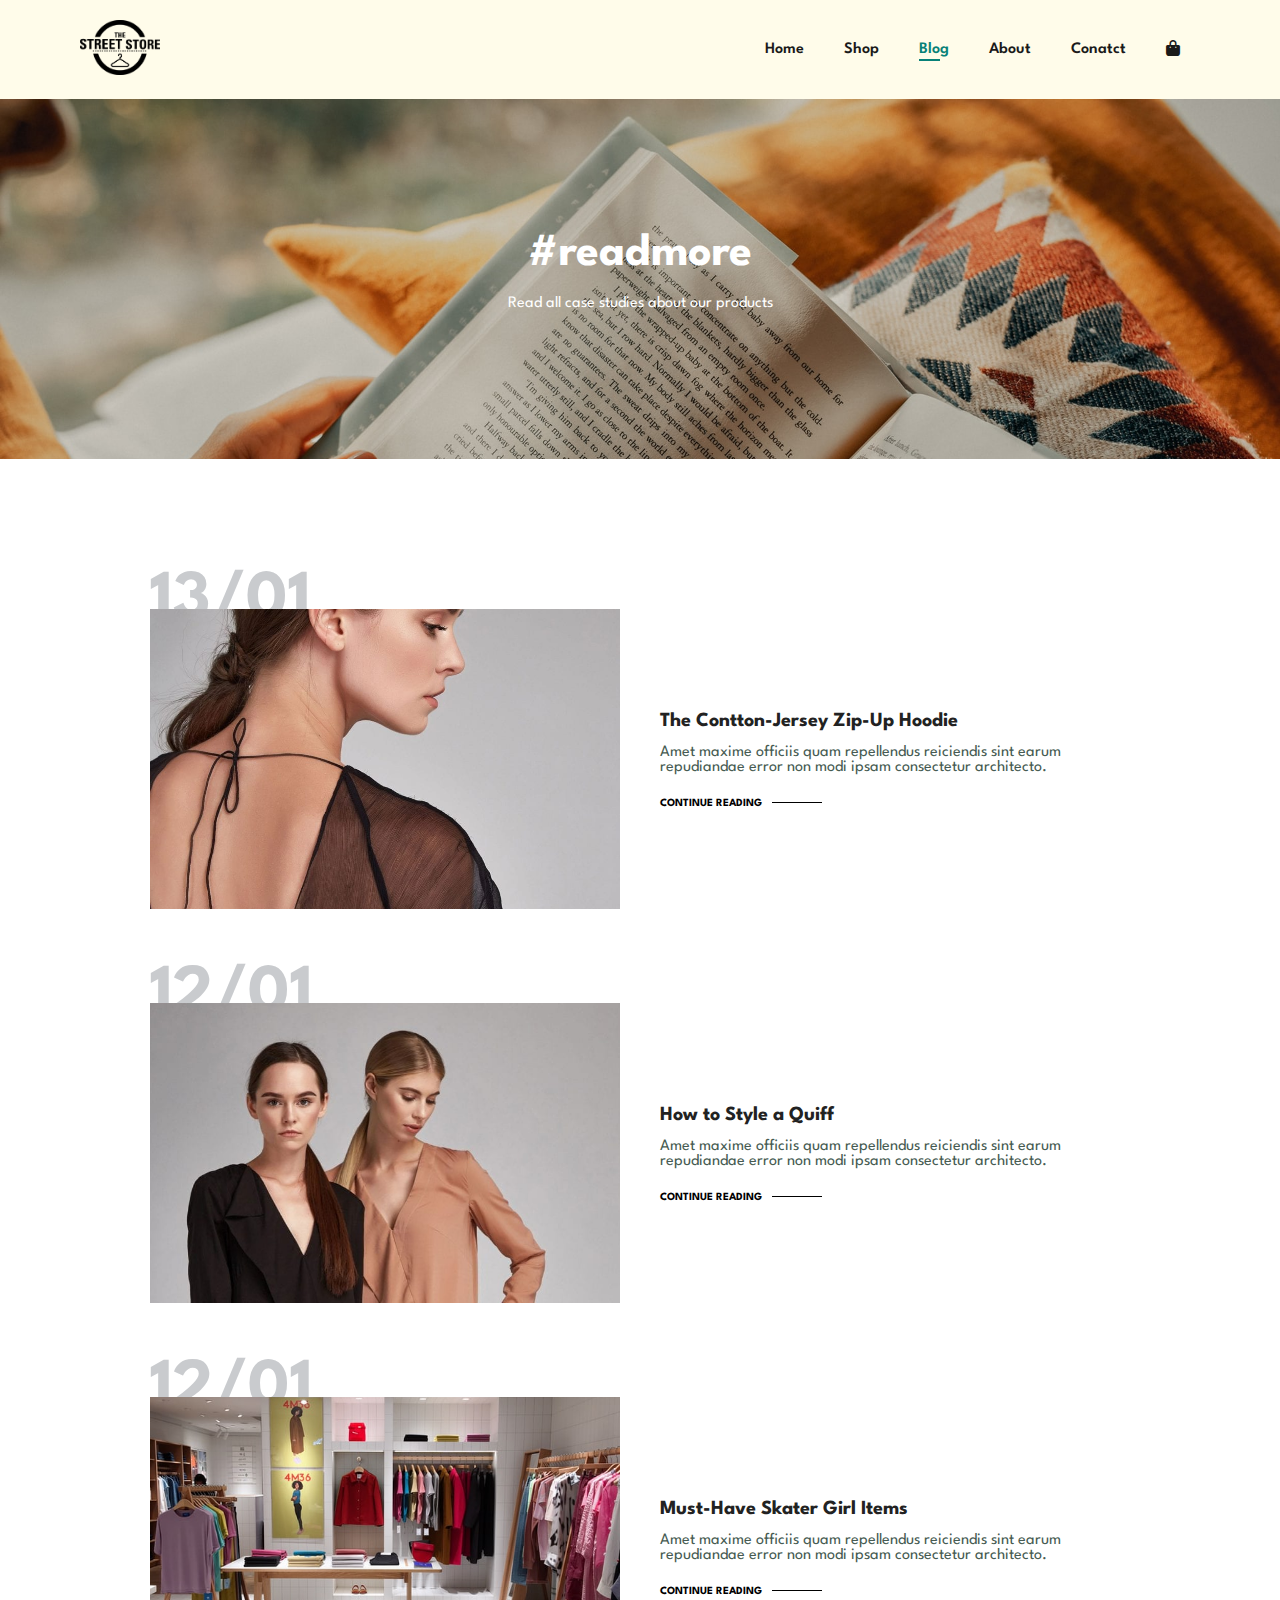
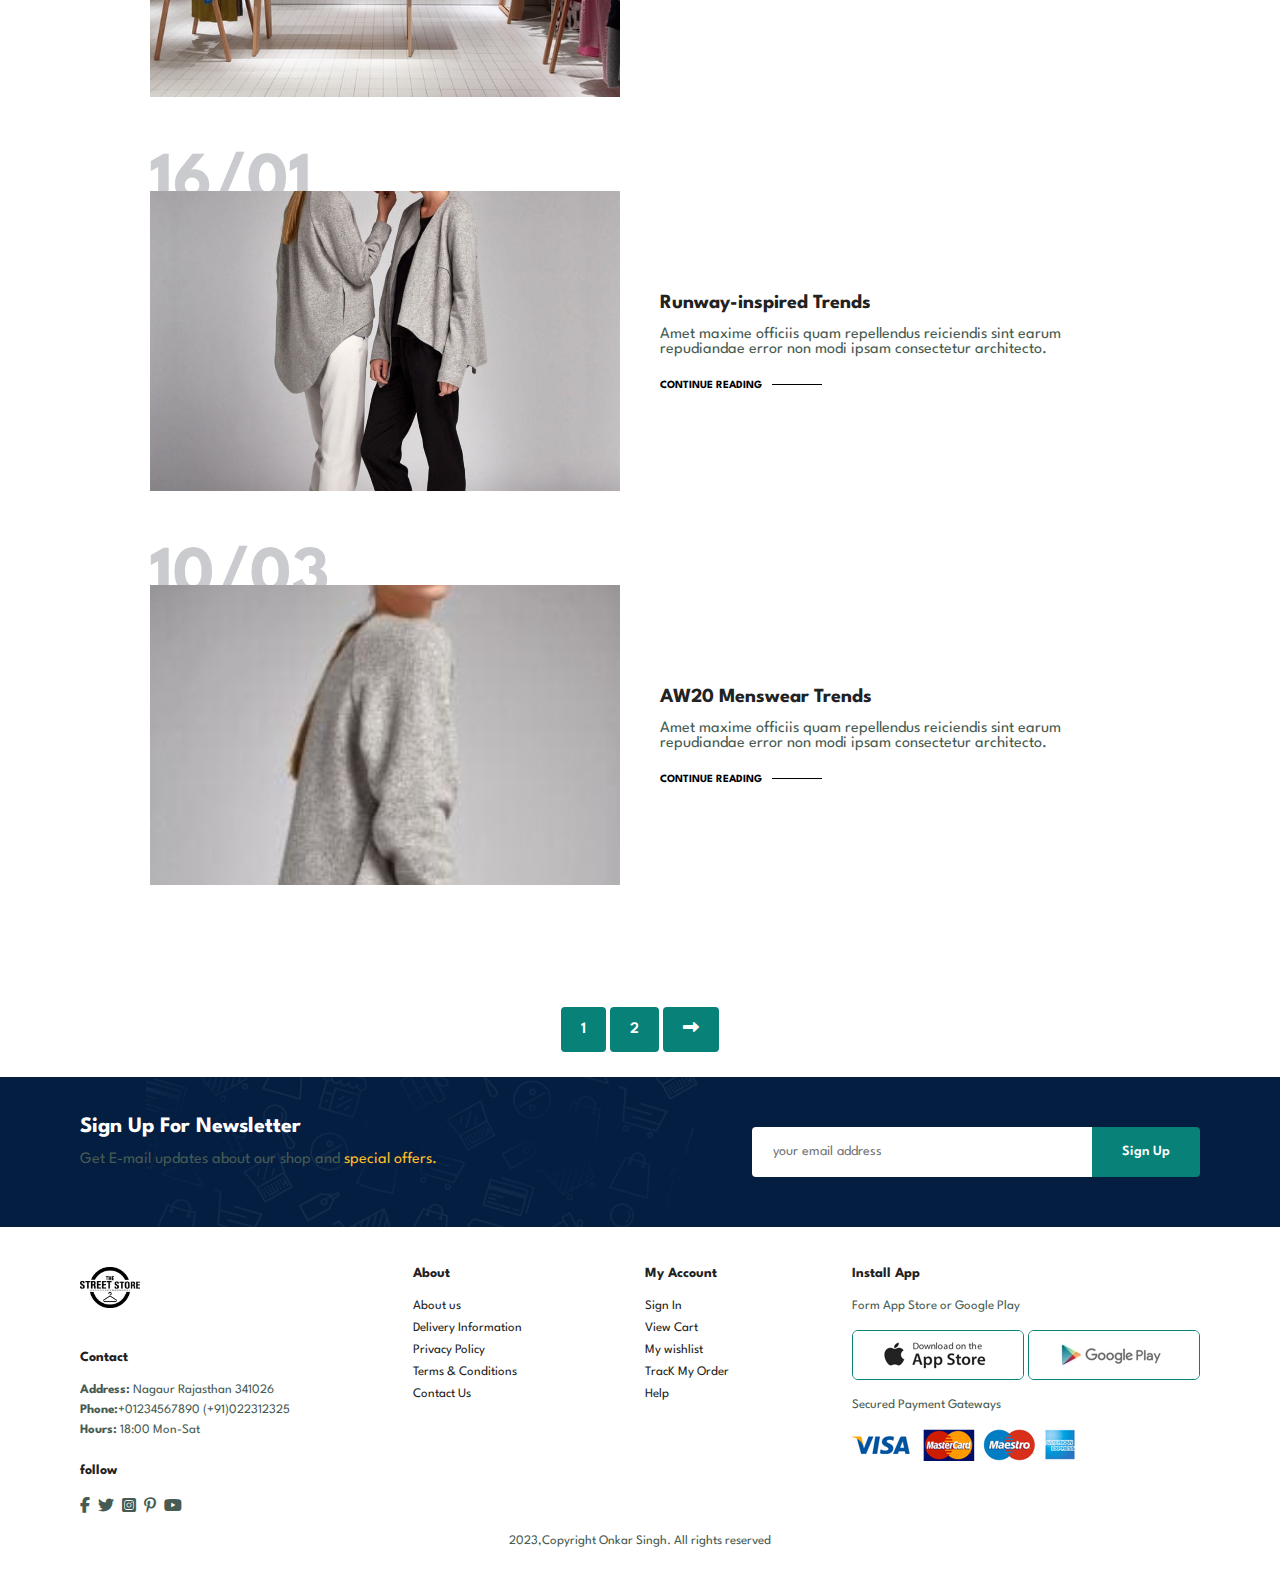
<file: blog.html>
<!DOCTYPE html>
<html lang="en">
  <head>
    <meta charset="UTF-8" />
    <meta name="viewport" content="width=device-width, initial-scale=1.0" />
    <title>shopping website</title>
    <link
      rel="stylesheet"
      href="https://cdnjs.cloudflare.com/ajax/libs/font-awesome/6.4.0/css/all.min.css"
    />
    <link rel="stylesheet" href="style.css" />
  </head>

  <body>
    <section id="header">
      <a href="index.html">
        <img class="logo" src="img/pngkit_store-png_2398382.png" width="80px" alt="logo" />
      </a>
      <div>
        <ul id="navbar">
          <li><a href="index.html">Home</a></li>
          <li><a href="shop.html">Shop</a></li>
          <li><a class="active" href="blog.html">Blog</a></li>
          <li><a href="About.html">About</a></li>
          <li><a href="Conatct.html">Conatct</a></li>
          <li id="lg-bag">
            <a href="cart.html"><i class="fa-solid fa-bag-shopping"></i></a>
          </li>
          <a href="#" id="close"><i class="fa-solid fa-xmark"></i></a>
        </ul>
      </div>
      <div id="mobile">
        <a href="cart.html"><i class="fa-solid fa-bag-shopping"></i></a>
        <i id="bar" class="fa-solid fa-bars"></i>
      </div>
    </section>

    <section id="page-header" class="blog-header">
      <h2>#readmore</h2>
      <p>Read all case studies about our products</p>
    </section>

    <section id="blog">
      <div class="blog-box">
        <div class="blog-img">
          <img src="img/blog/b1.jpg" alt="" />
        </div>
        <div class="blog-details">
          <h4>The Contton-Jersey Zip-Up Hoodie</h4>
          <p>
            Amet maxime officiis quam repellendus reiciendis sint earum
            repudiandae error non modi ipsam consectetur architecto.
          </p>
          <a href="#">CONTINUE READING</a>
        </div>
        <h1>13/01</h1>
      </div>
      <div class="blog-box">
        <div class="blog-img">
          <img src="img/blog/b2.jpg" alt="" />
        </div>
        <div class="blog-details">
          <h4>How to Style a Quiff</h4>
          <p>
            Amet maxime officiis quam repellendus reiciendis sint earum
            repudiandae error non modi ipsam consectetur architecto.
          </p>
          <a href="#">CONTINUE READING</a>
        </div>
        <h1>12/01</h1>
      </div>
      <div class="blog-box">
        <div class="blog-img">
          <img src="img/blog/b3.jpg" alt="" />
        </div>
        <div class="blog-details">
          <h4>Must-Have Skater Girl Items</h4>  
          <p>
            Amet maxime officiis quam repellendus reiciendis sint earum
            repudiandae error non modi ipsam consectetur architecto.
          </p>
          <a href="#">CONTINUE READING</a>
        </div>
        <h1>12/01</h1>
      </div>
      <div class="blog-box">
        <div class="blog-img">
          <img src="img/blog/b4.jpg" alt="" />
        </div>
        <div class="blog-details">
          <h4>Runway-inspired Trends</h4>
          <p>
            Amet maxime officiis quam repellendus reiciendis sint earum
            repudiandae error non modi ipsam consectetur architecto.
          </p>
          <a href="#">CONTINUE READING</a>
        </div>
        <h1>16/01</h1>
      </div>
      <div class="blog-box">
        <div class="blog-img">
          <img src="img/blog/b5.jpg" alt="" />
        </div>
        <div class="blog-details">
          <h4>AW20 Menswear Trends</h4> 
          <p>
            Amet maxime officiis quam repellendus reiciendis sint earum
            repudiandae error non modi ipsam consectetur architecto.
          </p>
          <a href="#">CONTINUE READING</a>
        </div>
        <h1>10/03</h1>
      </div>
    </section>

    <section id="pagination" class="section-p1">
      <a href="#">1</a>
      <a href="#">2</a>
      <a href="#"><i class="fa-regular fa-right-long"></i></a>
    </section>

    <section id="newsletter" class="section-p1">
      <div class="newstext">
        <h4>Sign Up For Newsletter</h4>
        <p>
          Get E-mail updates about our shop and <span>special offers.</span>
        </p>
      </div>
      <div class="form">
        <input type="text" placeholder="your email address" />
        <button class="normal">Sign Up</button>
      </div>
    </section>

    <footer class="section-p1">
      <div class="col">
        <a href="index.html">
          <img class="logo" src="img/pngkit_store-png_2398382.png" width="60px" alt="logo" />
        </a>
        <h4>Contact</h4>
        <p><strong>Address:</strong> Nagaur Rajasthan 341026</p>
        <p><strong>Phone:</strong>+01234567890 (+91)022312325</p>
        <p><strong>Hours:</strong> 18:00 Mon-Sat</p>
        <div class="follow">
          <h4>follow</h4>
          <div class="icon">
            <i class="fa-brands fa-facebook-f"></i>
            <i class="fa-brands fa-twitter"></i>
            <i class="fa-brands fa-square-instagram"></i>
            <i class="fa-brands fa-pinterest-p"></i>
            <i class="fa-brands fa-youtube"></i>
          </div>
        </div>
      </div>
      <div class="col">
        <h4>About</h4>
        <a href="#">About us</a>
        <a href="#">Delivery Information</a>
        <a href="#">Privacy Policy</a>
        <a href="#">Terms & Conditions</a>
        <a href="#">Contact Us</a>
      </div>
      <div class="col">
        <h4>My Account</h4>
        <a href="#">Sign In</a>
        <a href="#">View Cart</a>
        <a href="#">My wishlist</a>
        <a href="#">TracK My Order</a>
        <a href="#">Help</a>
      </div>
      <div class="col install">
        <h4>Install App</h4>
        <p>Form App Store or Google Play</p>
        <div class="row">
          <img src="img/pay/app.jpg" alt="" />
          <img src="img/pay/play.jpg" alt="" />
        </div>
        <p>Secured Payment Gateways</p>
        <img src="img/pay/pay.png" alt="" />
      </div>
      <div class="copyright">
        <p>2023,Copyright Onkar Singh. All rights reserved</p>
      </div>
    </footer>
  </body>
  <script src="main.js"></script>
</html>
</file>
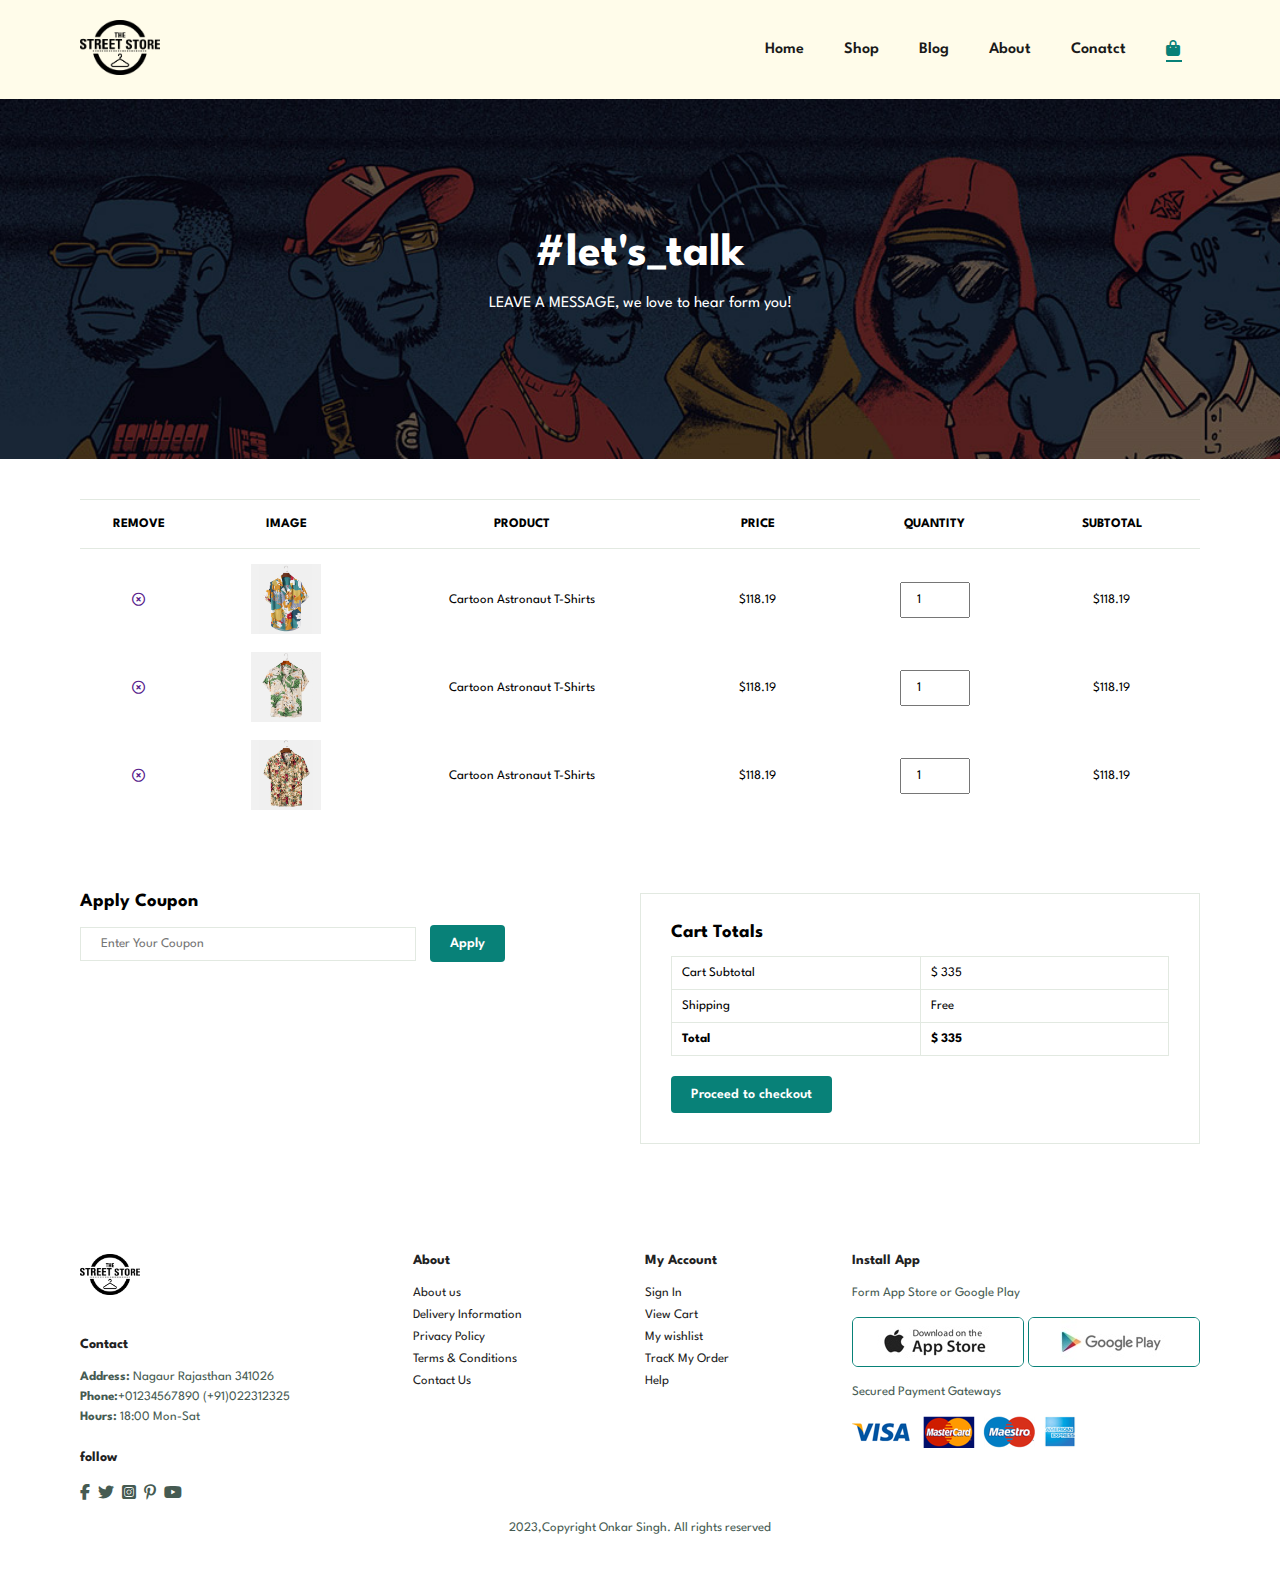
<file: cart.html>
<!DOCTYPE html>
<html lang="en">
  <head>
    <meta charset="UTF-8" />
    <meta name="viewport" content="width=device-width, initial-scale=1.0" />
    <title>shopping website</title>
    <link
      rel="stylesheet"
      href="https://cdnjs.cloudflare.com/ajax/libs/font-awesome/6.4.0/css/all.min.css"
    />
    <link rel="stylesheet" href="style.css" />
  </head>

  <body>
    <section id="header">
      <a href="index.html">
        <img class="logo" src="img/pngkit_store-png_2398382.png" width="80px" alt="logo" />
      </a>
      <div>
        <ul id="navbar">
          <li><a href="index.html">Home</a></li>
          <li><a href="shop.html">Shop</a></li>
          <li><a href="blog.html">Blog</a></li>
          <li><a href="About.html">About</a></li>
          <li><a href="conatct.html">Conatct</a></li>
          <li id="lg-bag">
            <a class="active" href="cart.html"><i class="fa-solid fa-bag-shopping"></i></a>
          </li>
          <a href="#" id="close"><i class="fa-solid fa-xmark"></i></a>
        </ul>
      </div>
      <div id="mobile">
        <a href="cart.html"><i class="fa-solid fa-bag-shopping"></i></a>
        <i id="bar" class="fa-solid fa-bars"></i>
      </div>
    </section>

    <section id="page-header" class="about-header">
      <h2>#let's_talk</h2>
      <p>LEAVE A MESSAGE, we love to hear form you!</p>
    </section>

    <section id="cart" class="section-p1">
        <table width="100%">
            <thead>
                <tr>
                    <td>Remove</td>
                    <td>Image</td>
                    <td>Product</td>
                    <td>Price</td>
                    <td>Quantity</td>
                    <td>Subtotal</td>
                </tr>
            </thead>
            <tbody>
                <tr>
                    <td><a href=""><i class="fa-regular fa-circle-xmark"></i></a></td>
                    <td><img src="img/products/f1.jpg" alt=""></td>
                    <td>Cartoon Astronaut T-Shirts</td>
                    <td>$118.19</td>
                    <td><input type="number" value="1"></td>
                    <td>$118.19</td>
                </tr>
                <tr>
                    <td><a href=""><i class="fa-regular fa-circle-xmark"></i></a></td>
                    <td><img src="img/products/f2.jpg" alt=""></td>
                    <td>Cartoon Astronaut T-Shirts</td>
                    <td>$118.19</td>
                    <td><input type="number" value="1"></td>
                    <td>$118.19</td>
                </tr>
                <tr>
                    <td><a href=""><i class="fa-regular fa-circle-xmark"></i></a></td>
                    <td><img src="img/products/f3.jpg" alt=""></td>
                    <td>Cartoon Astronaut T-Shirts</td>
                    <td>$118.19</td>
                    <td><input type="number" value="1"></td>
                    <td>$118.19</td>
                </tr>
            </tbody>
        </table>
    </section>

    <section id="cart-add" class="section-p1">
        <div id="coupon">
            <h3>Apply Coupon</h3>
            <div>
                <input type="text" placeholder="Enter Your Coupon">
                <button class="normal">Apply</button>
            </div>
        </div>
        <div id="subtotal">
            <h3>Cart Totals</h3>
            <table>
            <tr>
                <td>Cart Subtotal</td>
                <td>$ 335</td>
            </tr>
            <tr>
                <td>Shipping</td>
                <td>Free</td>
            </tr>
            <tr>
                <td><strong>Total</strong></td>
                <td><strong>$ 335</strong></td>
            </tr>
        </table>
        <button class="normal">Proceed to checkout</button>
        </div>
    </section>

    <footer class="section-p1">
      <div class="col">
        <a href="index.html">
          <img class="logo" src="img/pngkit_store-png_2398382.png" width="60px" alt="logo" />
        </a>
        <h4>Contact</h4>
        <p><strong>Address:</strong> Nagaur Rajasthan 341026</p>
        <p><strong>Phone:</strong>+01234567890 (+91)022312325</p>
        <p><strong>Hours:</strong> 18:00 Mon-Sat</p>
        <div class="follow">
          <h4>follow</h4>
          <div class="icon">
            <i class="fa-brands fa-facebook-f"></i>
            <i class="fa-brands fa-twitter"></i>
            <i class="fa-brands fa-square-instagram"></i>
            <i class="fa-brands fa-pinterest-p"></i>
            <i class="fa-brands fa-youtube"></i>
          </div>
        </div>
      </div>
      <div class="col">
        <h4>About</h4>
        <a href="#">About us</a>
        <a href="#">Delivery Information</a>
        <a href="#">Privacy Policy</a>
        <a href="#">Terms & Conditions</a>
        <a href="#">Contact Us</a>
      </div>
      <div class="col">
        <h4>My Account</h4>
        <a href="#">Sign In</a>
        <a href="#">View Cart</a>
        <a href="#">My wishlist</a>
        <a href="#">TracK My Order</a>
        <a href="#">Help</a>
      </div>
      <div class="col install">
        <h4>Install App</h4>
        <p>Form App Store or Google Play</p>
        <div class="row">
          <img src="img/pay/app.jpg" alt="" />
          <img src="img/pay/play.jpg" alt="" />
        </div>
        <p>Secured Payment Gateways</p>
        <img src="img/pay/pay.png" alt="" />
      </div>
      <div class="copyright">
        <p>2023,Copyright Onkar Singh. All rights reserved</p>
      </div>
    </footer>
  </body>
  <script src="main.js"></script>
</html>
</file>
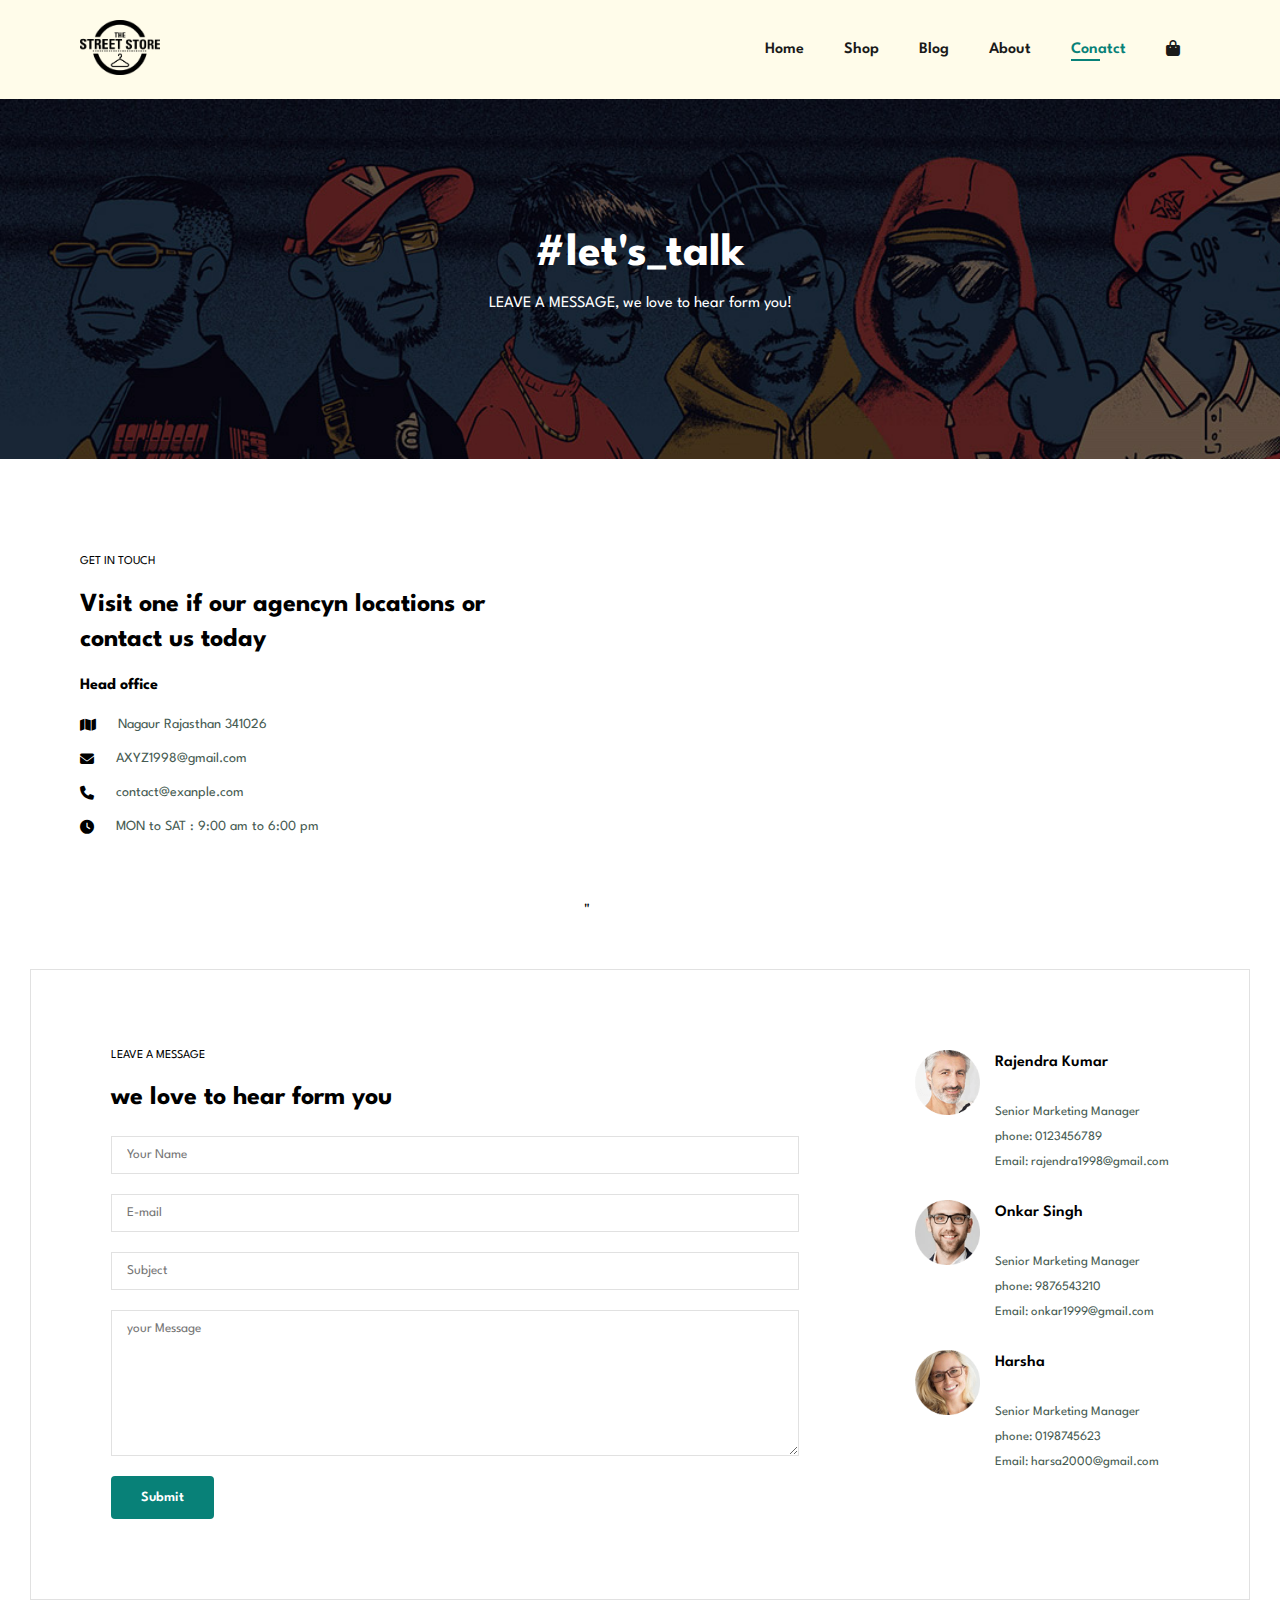
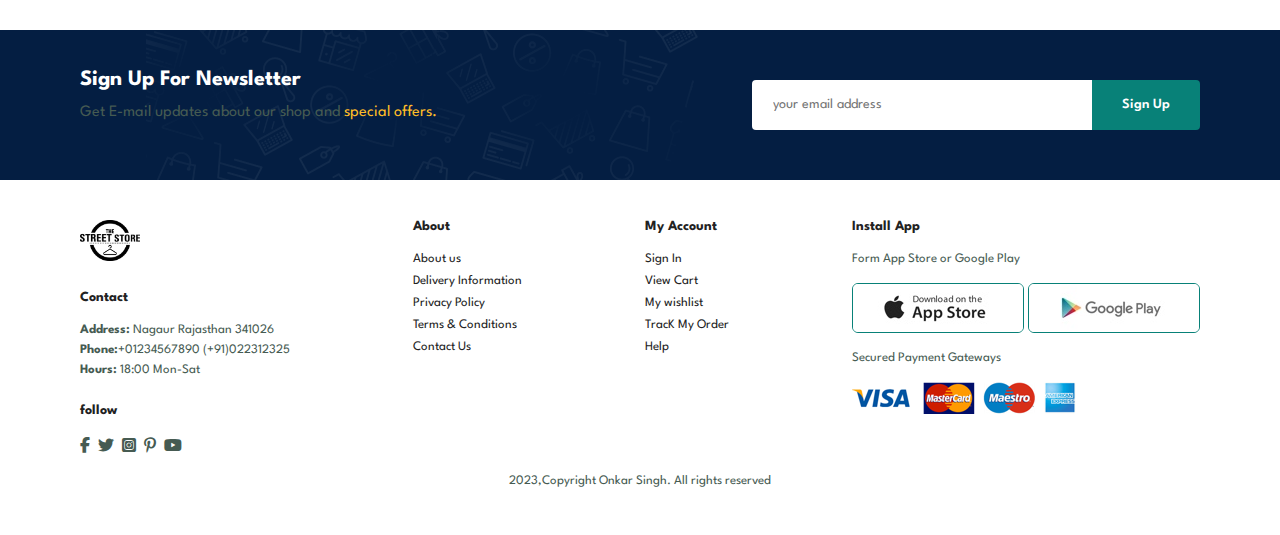
<file: conatct.html>
<!DOCTYPE html>
<html lang="en">
  <head>
    <meta charset="UTF-8" />
    <meta name="viewport" content="width=device-width, initial-scale=1.0" />
    <title>shopping website</title>
    <link
      rel="stylesheet"
      href="https://cdnjs.cloudflare.com/ajax/libs/font-awesome/6.4.0/css/all.min.css"
    />
    <link rel="stylesheet" href="style.css" />
  </head>

  <body>
    <section id="header">
      <a href="index.html">
        <img class="logo" src="img/pngkit_store-png_2398382.png" width="80px" alt="logo" />
      </a>

        <div>
        <ul id="navbar">
          <li><a href="index.html">Home</a></li>
          <li><a href="shop.html">Shop</a></li>
          <li><a href="blog.html">Blog</a></li>
          <li><a href="About.html">About</a></li>
          <li><a class="active" href="conatct.html">Conatct</a></li>
          <li id="lg-bag">
            <a href="cart.html"><i class="fa-solid fa-bag-shopping"></i></a>
          </li>
          <a href="#" id="close"><i class="fa-solid fa-xmark"></i></a>
        </ul>
      </div>
      <div id="mobile">
        <a href="cart.html"><i class="fa-solid fa-bag-shopping"></i></a>
        <i id="bar" class="fa-solid fa-bars"></i>
      </div>
    </section>

    <section id="page-header" class="about-header">
      <h2>#let's_talk</h2>
      <p>LEAVE A MESSAGE, we love to hear form you!</p>
    </section>

    <section id="conatct-details" class="section-p1">
      <div class="details">
        <span>GET IN TOUCH</span>
        <h2>Visit one if our agencyn locations or contact us today</h2>
        <h3>Head office</h3>
        <div>
          <li><i class="fa-solid fa-map"></i>
          <p>Nagaur Rajasthan 341026</p></li>
          <li><i class="fa-solid fa-envelope"></i>
          <p>AXYZ1998@gmail.com</p></li>
          <li><i class="fa-solid fa-phone"></i>
          <p>contact@exanple.com</p></li>
          <li><i class="fa-solid fa-clock"></i>
          <p>MON to SAT : 9:00 am to 6:00 pm</p></li>
        </div>
      </div>
<div class="map">
  <iframe src="https://www.google.com/maps/embed?pb=!1m18!1m12!1m3!1d56774.20399010634!2d73.72452210000002!3d27.2069734!2m3!1f0!2f0!3f0!3m2!1i1024!2i768!4f13.1!3m3!1m2!1s0x396a9170adb7a653%3A0x6940f47129cdaa6e!2sNagaur%2C%20Rajasthan%20341001!5e0!3m2!1sen!2sin!4v1687490433234!5m2!1sen!2sin" width="600" height="450" style="border:0;" allowfullscreen="" loading="lazy" referrerpolicy="no-referrer-when-downgrade"></iframe>" 
</div>
    </section>

    <section id="form-details"> 
      <form action="">
        <span>LEAVE A MESSAGE</span>
        <h2>we love to hear form you</h2>
        <input type="text" placeholder="Your Name">
        <input type="text" placeholder="E-mail">
        <input type="text" placeholder="Subject">
        <textarea name="" id="" cols="30" rows="10" placeholder="your Message"></textarea>
        <button class="normal">Submit</button>
      </form>
      <div class="people">
        <div>
          <img src="img/people/1.png" alt="">
          <p><span>Rajendra Kumar</span> <br>Senior Marketing Manager <br> phone: 0123456789 <br> Email: rajendra1998@gmail.com</p>
          
        </div>
        <div>
          <img src="img/people/2.png" alt="">
          <p><span>Onkar Singh</span> <br>Senior Marketing Manager <br> phone: 9876543210 <br> Email: onkar1999@gmail.com</p>
          
        </div>
        <div>
          <img src="img/people/3.png" alt="">
          <p><span>Harsha</span> <br>Senior Marketing Manager <br> phone: 0198745623 <br> Email: harsa2000@gmail.com</p>
          
        </div>
      </div>
    </section>

      <section id="newsletter" class="section-p1">
        <div class="newstext">
          <h4>Sign Up For Newsletter</h4>
          <p>
            Get E-mail updates about our shop and <span>special offers.</span>
          </p>
        </div>
        <div class="form">
          <input type="text" placeholder="your email address" />
          <button class="normal">Sign Up</button>
        </div>
      </section>

    <footer class="section-p1">
      <div class="col">
        <img class="logo" src="img/pngkit_store-png_2398382.png" width="60px" alt="logo" />
        <h4>Contact</h4>
        <p><strong>Address:</strong> Nagaur Rajasthan 341026</p>
        <p><strong>Phone:</strong>+01234567890 (+91)022312325</p>
        <p><strong>Hours:</strong> 18:00 Mon-Sat</p>
        <div class="follow">
          <h4>follow</h4>
          <div class="icon">
            <i class="fa-brands fa-facebook-f"></i>
            <i class="fa-brands fa-twitter"></i>
            <i class="fa-brands fa-square-instagram"></i>
            <i class="fa-brands fa-pinterest-p"></i>
            <i class="fa-brands fa-youtube"></i>
          </div>
        </div>
      </div>
      <div class="col">
        <h4>About</h4>
        <a href="#">About us</a>
        <a href="#">Delivery Information</a>
        <a href="#">Privacy Policy</a>
        <a href="#">Terms & Conditions</a>
        <a href="#">Contact Us</a>
      </div>
      <div class="col">
        <h4>My Account</h4>
        <a href="#">Sign In</a>
        <a href="#">View Cart</a>
        <a href="#">My wishlist</a>
        <a href="#">TracK My Order</a>
        <a href="#">Help</a>
      </div>
      <div class="col install">
        <h4>Install App</h4>
        <p>Form App Store or Google Play</p>
        <div class="row">
          <img src="img/pay/app.jpg" alt="" />
          <img src="img/pay/play.jpg" alt="" />
        </div>
        <p>Secured Payment Gateways</p>
        <img src="img/pay/pay.png" alt="" />
      </div>
      <div class="copyright">
        <p>2023,Copyright Onkar Singh. All rights reserved</p>
      </div>
    </footer>
  </body>
  <script src="main.js"></script>
</html>
</file>
<file: style.css>
@import url("https://fonts.googleapis.com/css2?family=League+Spartan:wght@100;200;300;400;500;600;700;800;900&family=Poppins:wght@100;200;300;400;500;600&display=swap");
* {
  margin: 0;
  padding: 0;
  box-sizing: border-box;
  font-family: "League Spartan", sans-serif;
}
h1 {
  font-size: 50px;
  line-height: 64px;
  color: black;
}
h2 {
  font-size: 46px;
  line-height: 54px;
  color: black;
}
h4 {
  font-size: 20px;
  color: #222;
}
h6 {
  font-size: 12px;
  font-weight: 700;
}
p {
  font-size: 16px;
  color: #465b52;
  margin: 15px 0 20px 0;
}
.section-p1 {
  padding: 40px 80px;
}
.section-m1 {
  margin: 40px 0;
}
button.normal {
  font-size: 14px;
  font-weight: 600;
  padding: 15px 30px;
  color: #000;
  background-color: white;
  border-radius: 4px;
  cursor: pointer;
  border: none;
  outline: none;
  transition: 0.2s;
}
button.white {
  font-size: 13px;
  font-weight: 600;
  padding: 11px 18px;
  color: white;
  border: 1px solid white;
  background-color: transparent;
  cursor: pointer;
  outline: none;
  transition: 0.2s;
}
body {
  width: 100%;
}

/* ------------------header start--------------- */
#header {
display: flex;
align-items: center;
  justify-content: space-between;
  padding: 20px 80px;
  background-color: #fffad785;
  box-shadow: 0 5px 15px rgba(0, 0, 0, 0.06);
  z-index: 999;
  position: static;
  top: 0;
  left: 0;
}
#navbar {
  display: flex;
  align-items: center;
  justify-content: center;
}
#navbar li {
  list-style: none;
  padding: 0 20px;
  position: relative; 
}
#navbar li a {
  text-decoration: none;
  font-size: 16px;
  font-weight: 600;
  color: #1a1a1a;
  transition: 0.3s ease;
  cursor: pointer;
}
#navbar li a:hover {
  color: #088178;
}
#navbar li a:hover,
#navbar li a.active {
  color: #088178;
}

#navbar li a.active::after,
#navbar li a:hover::after {
  content: "";
  width: 30%;
  height: 2px;
  background-color: #088178;
  position: absolute;
  bottom: -4px;
  left: 20px;
}
#mobile {
  display: none;
  align-items: center;
}
#close {
  display: none;
}
/* -----------home page--------- */
#hero {
  background-image: url(img/906754.jpg);
  height: 90vh;
  width: 100%;
  background-position: top 25% right 0;
  background-size: cover;
  padding: 0 80px;
  display: flex;
  flex-direction: column;
  align-items: flex-start;
  justify-content: center;
}
#hero h4 {
  padding-bottom: 15px;
}
#hero h1 {
  color: #088178;
}
#hero button {
  background-image: url(img/button.png);
  background-color: transparent;
  color: #088178;
  border: 0;
  padding: 14px 80px 14px 65px;
  background-repeat: no-repeat;
  font-weight: 700;
  font-size: 15px;
  cursor: pointer;
}
#hero button a{
    text-decoration: none;
}
#feature {
  display: flex;
  align-items: center;
  justify-content: space-between;
  flex-wrap: wrap;
}
#feature .fe-box {
  width: 180px;
  text-align: center;
  padding: 25px 15px;
  box-shadow: 20px 20px 34px rgba(0, 0, 0, 0.03);
  border: 1px solid #cce7d0;
  border-radius: 4px;
  margin: 15px 0;
}
#feature .fe-box:hover {
  box-shadow: 10px 10px 54px rgba(70, 62, 221, 0.1);
}
#feature .fe-box img {
  width: 100%;
  margin-bottom: 10px;
}
#feature .fe-box h6 {
  display: inline-block;
  padding: 9px 8px 6px 8px;
  line-height: 1;
  border-radius: 4px;
  color: #088178;
  background-color: #fddde4;
  cursor: pointer;
}
#feature .fe-box:nth-child(2) h6 {
  background-color: #cdebbc;
}
#feature .fe-box:nth-child(3) h6 {
  background-color: #d1e8f2;
}
#feature .fe-box:nth-child(4) h6 {
  background-color: #cdd4f8;
}
#feature .fe-box:nth-child(5) h6 {
  background-color: #f6dbf6;
}
#feature .fe-box:nth-child(6) h6 {
  background-color: #fff2e5;
}
#products1 {
  text-align: center;
}
#products1 .pro-container {
  display: flex;
  justify-content: space-between;
  padding-top: 20px;
  flex-wrap: wrap;
}
#products1 .pro {
  width: 23%;
  min-width: 250px;
  padding: 10px 12px;
  border: 1px solid #cce7d0;
  border-radius: 25px;
  cursor: pointer;
  box-shadow: 20px 20px 30px rgba(0, 0, 0, 0.02);
  margin: 15px 0;
  transition: 0.2s ease;
  position: relative;
}
#products1 .pro:hover {
  box-shadow: 20px 20px 30px rgba(0, 0, 0, 0.06);
}
#products1 .pro img {
  width: 100%;
  border-radius: 20px;
}
#products1 .pro .des {
  text-align: start;
  padding: 10px 0;
}
#products1 .pro .des span {
  color: #606063;
  font-size: 12px;
}
#products1 .pro .des span h5 {
  padding: 7px;
  color: #1a1a1a;
  font-size: 14px;
}
#products1 .pro .des i {
  font-size: 12px;
  color: rgb(243, 181, 25);
}
#products1 .pro .des h4 {
  padding-top: 7px;
  font-size: 15px;
  font-weight: 700;
  color: #088178;
}
#products1 .pro .des h4 .ruppe{
    color: #088178;
}
#products1 .pro .cart {
  width: 40px;
  height: 40px;
  line-height: 40px;
  border-radius: 50px;
  background-color: #e8f6ea;
  font-weight: 500;
  color: #088178;
  border: 1px solid #cce7d0;
  position: absolute;
  bottom: 20px;
  right: 10px;
}
#banner {
  display: flex;
  flex-direction: column;
  justify-content: center;
  align-items: center;
  text-align: center;
  background-image: url(img/banner/b2.jpg);
  width: 100%;
  height: 40vh;
  background-size: cover;
  background-position: center;
}
#banner h4 {
  color: white;
  font-size: 16px;
}
#banner h2 {
  color: white;
  font-size: 30px;
  padding: 10px 0;
}
#banner h2 span {
  color: #ef3636;
}
#banner button:hover {
  background-color: #088178;
  color: white;
}
#sm-banner .banner-box {
  display: flex;
  flex-direction: column;
  justify-content: center;
  align-items: flex-start;
  /* text-align: center; */
  background-image: url(img/banner/b17.jpg);
  min-width: 580px;
  height: 50vh;
  background-size: cover;
  background-position: center;
  padding: 30px;
}
#sm-banner .banner-box2 {
  background-image: url(img/1317596.jpeg);
}
#sm-banner {
  display: flex;
  justify-content: space-between;
  flex-wrap: wrap;
}
#sm-banner h4 {
  color: white;
  font-size: 20px;
  font-weight: 300;
}
#sm-banner h2 {
  color: white;
  font-size: 28px;
  font-weight: 800;
}
#sm-banner span {
  color: white;
  font-size: 14px;
  font-weight: 500;
  padding-bottom: 15px;
}
#sm-banner .banner-box button:hover {
  background-color: #088178;
  border: 1px solid #088178;
}
#banner3 {
  display: flex;
  justify-content: space-between;
  flex-wrap: wrap;
  padding: 0 80px;
}
#banner3 .banner-box {
  display: flex;
  flex-direction: column;
  justify-content: center;
  align-items: flex-start;

  background-image: url(img/ss2.jpg);
  min-width: 30%;
  height: 30vh;
  background-size: cover;
  background-position: center;
  padding: 20px;
  margin-bottom: 20px;
}
#banner3 .banner-box2 {
  background-image: url(img/1085299.jpg);
}
#banner3 .banner-box3 {
  background-image: url(img/banner/b18.jpg);
}
#banner3 h2 {
  color: white;
  font-weight: 900;
  font-size: 22px;
}
#banner3 h3 {
  color: #ec544e;
  font-weight: 800;
  font-size: 15px;
}
#newsletter {
  display: flex;
  justify-content: space-between;
  flex-wrap: wrap;
  align-items: center;
  background-image: url(img/banner/b14.png);
  background-repeat: no-repeat;
  background-position: 20% 30%;
  background-color: #041e42;
}
#newsletter h4 {
  font-size: 22px;
  font-weight: 700;
  color: white;
}
#newsletter h3 {
  font-size: 14px;
  font-weight: 600;
  color: #818ea0;
}
#newsletter p span {
  color: #ffbd27;
}
#newsletter .form {
  display: flex;
  width: 40%;
}
#newsletter input {
  height: 3.125rem;
  padding: 0 1.25rem;
  font-size: 14px;
  width: 100%;
  border: 1px solid transparent;
  border-radius: 4px;
  outline: none;
  border-top-right-radius: 0;
  border-bottom-right-radius: 0;
}
#newsletter button {
  background-color: #088178;
  color: white;
  white-space: nowrap;
  border-top-left-radius: 0;
  border-bottom-left-radius: 0;
}
footer {
  display: flex;
  flex-wrap: wrap;
  justify-content: space-between;
}
footer .col {
  display: flex;
  flex-direction: column;
  align-items: flex-start;
  margin-bottom: 20px;
}
footer .logo {
  margin-bottom: 30px;
}
footer h4 {
  font-size: 14px;
  padding-bottom: 20px;
}
footer p {
  font-size: 13px;
  margin: 0 0 8px 0;
}
footer a {
  font-size: 13px;
  text-decoration: none;
  color: #222;
  margin: 0 0 10px 0;
}
footer .follow {
  margin-top: 20px;
}
footer .follow i {
  color: #465b52;
  padding-right: 4px;
  cursor: pointer;
}
footer .install .row img {
  border: 1px solid #088178;
  border-radius: 6px;
}
footer .install img {
  margin: 10px 0 15px 0;
}
footer .follow i:hover,
footer a:hover {
  color: #088178;
}
footer .copyright {
  width: 100%;
  text-align: center;
}
/* -----------shop page------------- */
#page-header {
  background-image: url(img/banner/b1.jpg);
  width: 100%;
  height: 40vh;
  background-size: cover;
  display: flex;
  justify-content: center;
  text-align: center;
  flex-direction: column;
  padding: 14px;
}
#page-header h2,
#page-header p {
  color: white;
}
#pagination {
  text-align: center;
}
#pagination a {
  text-decoration: none;
  background-color: #088178;
  padding: 15px 20px;
  border-radius: 4px;
  color: white;
  font-weight: 600;
}
#pagination a i{
  font-size: 16px;
  font-weight: 600;
}

/* ------------single product------------- */
#prodetails {
  display: flex;
  margin-top: 20px;
}
#prodetails .single-pro-image {
  width: 40%;
  margin-right: 50px;
}
.small-img-group {
  display: flex;
  justify-content: space-between;
}
.small-img-col {
  flex-basis: 24%;
  cursor: pointer;
}
#prodetails .single-pro-details {
  width: 50%;
  padding-top: 30px;
}
#prodetails .single-pro-details h4 {
  padding: 40px 0 20px 0;
}
#prodetails .single-pro-details h2 {
  font-size: 26px;
}
#prodetails .single-pro-details select {
  display: block;
  padding: 5px 10px;
  margin-bottom: 10px;
}
#prodetails .single-pro-details input {
  width: 50px;
  height: 47px;
  padding-left: 10px;
  font-size: 16px;
  margin-right: 10px;
}
#prodetails .single-pro-details input:focus {
  outline: none;
}
#prodetails .single-pro-details button {
  background-color: #088178;
  color: white;
}
#prodetails .single-pro-details span {
  line-height: 25px;
}

/* ---------blog page------------- */

#page-header.blog-header {
  background-image: url(img/banner/b19.jpg);
}
#blog {
  padding: 150px 150px 0 150px;
}
#blog .blog-box {
  display: flex;
  align-items: center;
  width: 100%;
  position: relative;
  padding-bottom: 90px;
}
#blog .blog-img {
  width: 50%;
  margin-right: 40px;
}
#blog img{
  width: 100%;
  height: 300px;
  object-fit: cover;
}
#blog .blog-details {
  width: 50%;
}
#blog .blog-details a{
  text-decoration: none;
  font-size: 11px;
  color: #000;
  font-weight: 700;
  position: relative;
  transition: 0.3s ease;
}
#blog .blog-details a::after{
content: "";
width: 50px;
height: 1px;
background-color: #000;
position: absolute;
top: 4px;
right: -60px;
}
#blog .blog-details a:hover{
    color: #088178;

}

#blog .blog-details a:hover::after{
    background-color: #088178;
}
#blog .blog-box h1{
   position: absolute;
   top: -40px;
   left: 0; 
   font-size: 70px;
   color: #c9cbce; 
   z-index: -9;
}

/* ------------about page----------- */
#page-header .about-header{
    background-image: url("img/about/banner.png");
}

#about-head{
    display: flex;
    align-items: center;
     
}
#about-head img{
    width: 50%;
    height: auto;
     
}
#about-head div{
    padding-left: 40px;
}
#about-app{
    text-align: center;
}

#about-app .video{
    width: 70%;
    height: 100%;
    margin: 30px auto 0 auto;
}
#about-app .video video{
    width: 100%;
    height: 100%;
    border-radius: 20px;
}

/* ---------contact page----------- */

#conatct-details{
    display: flex;
    align-items: center;
    justify-content: space-between ;
}

#conatct-details .details{
    width: 40%;
    
}
#conatct-details .details span,#form-details form span{
    font-size: 12px;
}
#conatct-details .details h2,#form-details form h2{
    font-size: 26px;
    line-height: 35px;
    padding: 20px 0;
}

#conatct-details .details h3{
    font-size: 16px;
    padding-bottom: 15px;
}
#conatct-details .details li{
list-style: none;
display: flex;
padding: 10px 0;
}
#conatct-details .details li i{
    font-size: 14px;
    padding-right: 22px;
}
#conatct-details .details li p{
    margin: 0;
    font-size: 14px;
}
#conatct-details .map{
    width: 55%;
    height: 400px;

}
#conatct-details .map iframe{
    width: 100%;
    height: 100%;

}
#form-details{
    display: flex;
    justify-content: space-between;
    margin: 30px;
    padding: 80px;
    border: 1px solid #e1e1e1;
}
#form-details form{
    width: 65%;
    display: flex;
    flex-direction: column;
    align-items: flex-start;
}
#form-details form input,#form-details form textarea{
    width: 100%;
    padding: 12px 15px;
    outline: none;
    margin-bottom: 20px;
    border: 1px solid #e1e1e1;
}
#form-details form button{
    background-color: #088178;
    color: white;
}
#form-details .people div{
 padding-bottom: 25px;
 display: flex;
 align-items: flex-start;
}
#form-details .people div img{
    width: 65px;
    height: 65px;
    object-fit: cover;
    margin-right: 15px;
   }
   #form-details .people div p{
     margin: 0;
     font-size: 13px;
     line-height: 25px;

   }
   #form-details .people div p span{
   display: flex;
   font-size: 16px;
   font-weight: 600;
   color: black;
    
  }
  /* cart page--------- */
  #cart{
    overflow-x: auto;
  }
  #cart table{
    width: 100%;
    border-collapse:collapse;
    table-layout: fixed;
    white-space: nowrap;
  }
  #cart table img{
    width: 70px;
  }
  #cart table td:nth-child(1){
    width: 100px;
    text-align: center;
  }
  #cart table td:nth-child(2){
    width: 150px;
    text-align: center;
  }
  #cart table td:nth-child(3){
    width: 250px;
    text-align: center;
  }
  #cart table td:nth-child(4), #cart table td:nth-child(5), #cart table td:nth-child(6){
    width: 150px;
    text-align: center;
  }
  #cart table td:nth-child(5) input{
    width: 70px;
    padding: 10px 5px 10px 15px;
  }
  #cart table thead{
    border: 1px solid #e2e9e1;
    border-left: none;
    border-right: none;
  }

  #cart table thead td{
    font-weight: 700;
    text-transform: uppercase;
    font-size: 13px;
    padding: 18px 0;
  }
  #cart table tbody tr td{
padding-top: 15px;
  }
  #cart table tbody td{
    font-size: 13px;
  }
  #cart-add{
    display: flex;
    flex-wrap: wrap;
    justify-content: space-between;
  }
  #cart-add #coupon{
    width: 50%;
    margin-bottom: 30px;
  }
  #coupon h3,
  #subtotal h3{
    padding-bottom: 15px;

  }
  #coupon input{
    padding: 10px 20px;
    outline: none;
    width: 60%;
    margin-right: 10px;
    border: 1px solid #e2e9e1;
  }
  #coupon button,
  #subtotal button{
    background-color: #088178;
    color: white;
    padding: 12px 20px;
  }
  #subtotal{
    width: 50%;
    margin-bottom: 30px;
    border: 1px solid #e2e9e1;
    padding: 30px;

  }
  #subtotal table{
    border-collapse:collapse;
    width: 100%;
    margin-bottom: 20px
  }
  #subtotal table td{
    width: 50%;
    border: 1px solid #e2e9e1;
    padding: 10px;
    font-size: 13px;
  }
/* -------------------media query------------- */
@media (max-width: 799px) {
  .section-p1 {
    padding: 40px 40px;
  }
  #navbar {
    display: flex;
    flex-direction: column;
    align-items: flex-start;
    justify-content: flex-start;
    position: fixed;
    top: 0;
    right: -300px;
    height: 100vh;
    width: 300px;
    background-color: #e3e6f3;
    box-shadow: 0 40px 60px rgba(0, 0, 0, 0.01);
    padding: 80px 0 0 10px;
    transition: 0.3s;
  }
  #navbar.active {
    right: 0px;
  }
  #navbar li {
    margin-bottom: 25px;
  }
  #mobile {
    display: flex;
    align-items: center;
  }
  #mobile i {
    color: #1a1a1a;
    font-size: 24px;
    padding-left: 20px;
  }
  #close {
    display: initial;
    position: absolute;
    top: 30px;
    left: 30px;
    color: #222;
    font-size: 24px;
  }
  #lg-bag {
    display: none;
  }
  #hero {
    height: 70vh;
    padding: 0 80px;
    background-position: top 30% right 30%;
  }
  #feature {
    justify-content: center;
  }
  #feature .fe-box {
    margin: 15px 15px;
  }
  #products1 .pro-container {
    justify-content: center;
  }
  #products1 .pro {
    margin: 15px;
  }
  #banner {
    height: 20vh;
  }
  #sm-banner .banner-box {
    min-width: 100%;
    height: 30vh;
  }
  #banner3 {
    padding: 0 40px;
  }
  #banner3 .banner-box {
    width: 28%;
  }
  #newsletter .form {
    width: 70%;
  }
  /* contact page--------------- */
  #form-details{
    padding: 40px;
  }
  #form-details form{
    width: 50%;
  }
}
@media (max-width: 477px) {
  .section-p1 {
    padding: 20px;
  }
  #header {
    padding: 10px 30px;
  }
  h1 {
    font-size: 38px;
  }
  h2 {
    font-size: 32px;
  }
  #hero {
    padding: 0 20px;
    background-position: 55%;
  }
  #feature {
    justify-content: space-between;
  }
  #feature .fe-box {
    width: 155px;
    margin: 0 0 15px 0;
  }
  #products1 .pro {
    width: 100%;
  }
  #banner {
    height: 40vh;
  }
  #sm-banner .banner-box {
    height: 40vh;
  }
  #sm-banner .banner-box2 {
    margin-top: 20px;
  }
  #banner3 {
    padding: 0 20px;
  }
  #banner3 .banner-box {
    width: 100%;
  }
  #newsletter {
    padding: 40px 20px;
  }
  #newsletter .form {
    width: 100%;
  }
  footer .copyright {
    text-align: start;
  }

  /* ------------single pro------------- */
  #prodetails {
    display: flex;
    flex-direction: column;
  }
  #prodetails .single-pro-image {
    width: 100%;
    margin-right: 0px;
  }
  #prodetails .single-pro-details {
    width: 100%;
  }
  /* --------------blog page--------------- */
  #blog{
    padding: 100px 20px 0 20px;
  }
  #blog .blog-box{
    display: flex;
    flex-direction: column;
    align-items: flex-start;
  }
  #blog .blog-img{
    width: 100%;
    margin-right: 0px;
    margin-bottom: 30px;
  }
  #blog .blog-details{
    width: 100%;
  }
  /* ----------about page-------- */
  #about-head{
    flex-direction: column;
  }
  #about-head img{
    width: 100%;
    margin-bottom: 20px;
  }
  #about-head div{
    padding-left:0px;
  }
  #about-app .video{
    width: 100%;
  }
  /* contact page----------- */
  #conatct-details{
    flex-direction: column;
  }
  #conatct-details .details,#conatct-details .map{
    width: 100%;
    margin-bottom:30px;
  }
  #form-details{
    margin: 10px;
    padding: 30px 10px;
    flex-wrap: wrap; 
  }
  #form-details form{
    width: 100%;
    margin-bottom: 30px;
  }
  /* cart page----------- */
  #cart-add{
    flex-direction: column;
  }
  #cart-add #coupon{
    width: 100%;
  }
  #subtotal{
    width: 100%;
    padding: 20px;
  }

}
</file>
